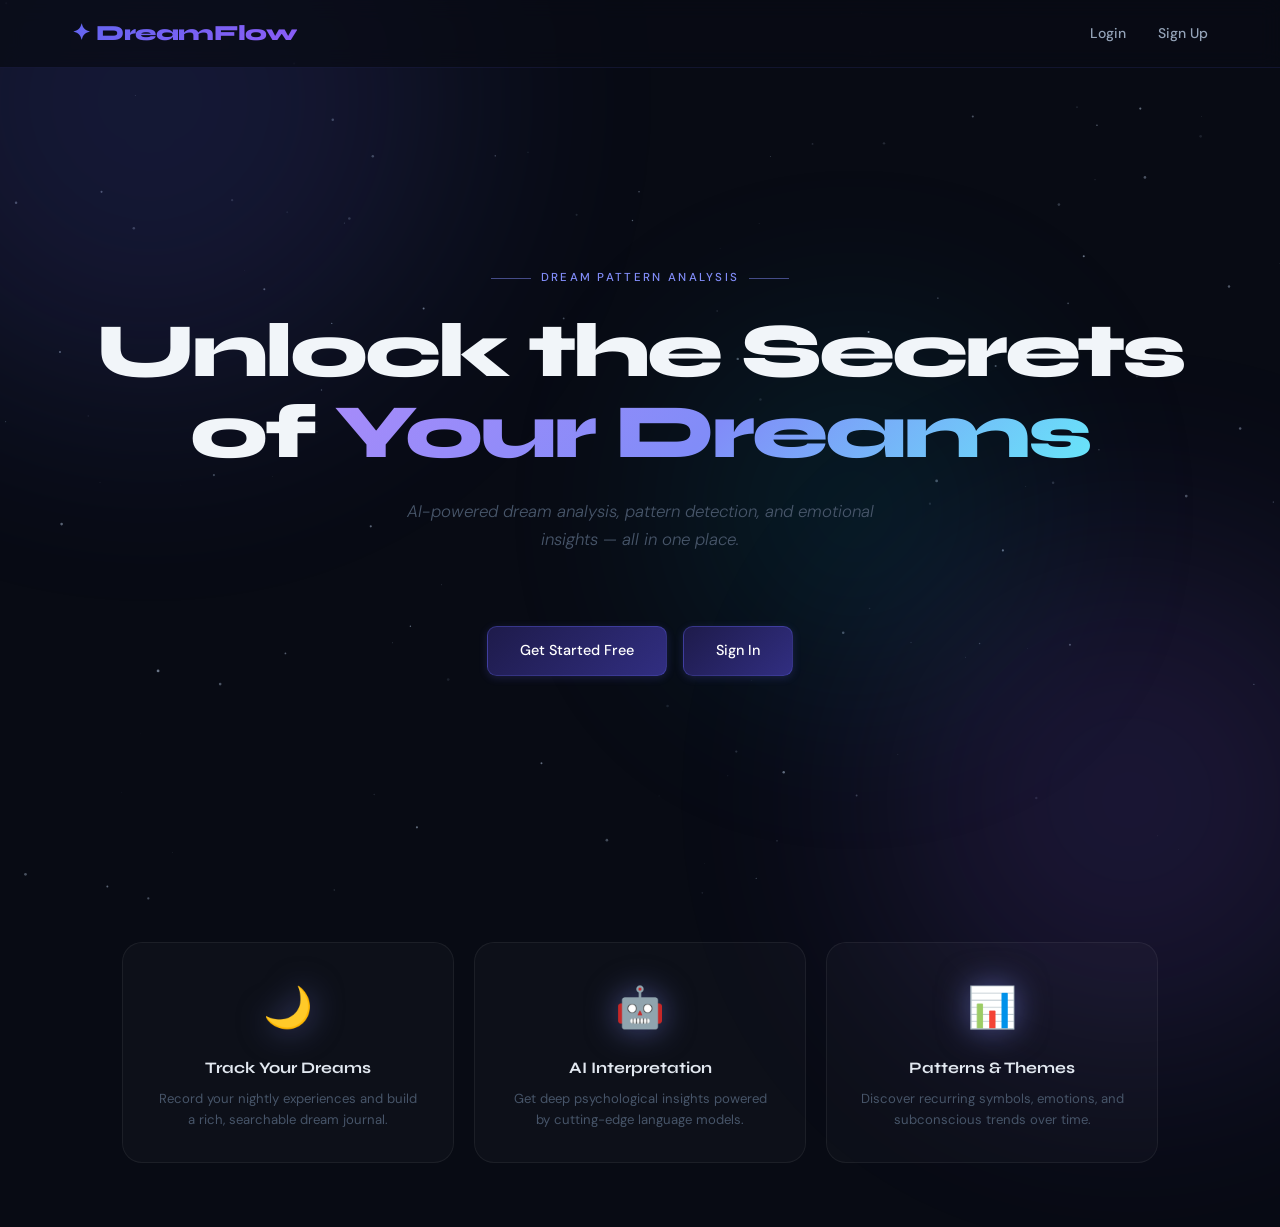
<file: templates/index.html>
<!DOCTYPE html>
<html lang="en">
<head>
    <meta charset="UTF-8">
    <meta name="viewport" content="width=device-width, initial-scale=1.0">
    <title>DreamFlow - Dream Pattern Analysis</title>
    <link rel="stylesheet" href="/static/css/style.css">
    <link href="https://fonts.googleapis.com/css2?family=Syne:wght@400;600;700;800&family=DM+Sans:ital,wght@0,300;0,400;0,500;1,300&display=swap" rel="stylesheet">
    <style>
        body { font-family: 'DM Sans', 'Segoe UI', sans-serif; background: #080b14; overflow-x: hidden; }
        #starfield { position: fixed; inset: 0; z-index: 0; pointer-events: none; }
        .orb { position: fixed; border-radius: 50%; filter: blur(120px); opacity: 0.15; pointer-events: none; z-index: 0; animation: drift 20s ease-in-out infinite alternate; }
        .orb-1 { width: 600px; height: 600px; background: #6366f1; top: -200px; left: -150px; }
        .orb-2 { width: 500px; height: 500px; background: #8b5cf6; bottom: -150px; right: -100px; animation-delay: -8s; }
        .orb-3 { width: 300px; height: 300px; background: #06b6d4; top: 40%; left: 55%; animation-delay: -4s; }
        @keyframes drift { from { transform: translate(0,0) scale(1); } to { transform: translate(40px,30px) scale(1.08); } }
        .navbar { background: rgba(8,11,20,0.75); border-bottom: 1px solid rgba(99,102,241,0.12); position: relative; z-index: 100; }
        .navbar-brand { font-family: 'Syne', 'Segoe UI', sans-serif; font-weight: 800; font-size: 1.35rem; letter-spacing: -0.02em; }
        .navbar-nav a { font-family: 'DM Sans', 'Segoe UI', sans-serif; font-size: 0.875rem; }
        .btn { font-family: 'DM Sans', 'Segoe UI', sans-serif; font-size: 0.82rem; font-weight: 500; border-radius: 0.6rem; }

        .hero-wrap {
            position: relative; z-index: 2;
            min-height: 90vh;
            display: flex; flex-direction: column; align-items: center; justify-content: center;
            text-align: center; padding: 4rem 2rem;
        }
        .eyebrow {
            font-size: 0.72rem; font-weight: 500; letter-spacing: 0.2em; text-transform: uppercase;
            color: #818cf8; margin-bottom: 1.5rem;
            display: flex; align-items: center; gap: 0.6rem; justify-content: center;
        }
        .eyebrow::before, .eyebrow::after { content: ''; display: block; width: 40px; height: 1px; background: #818cf8; opacity: 0.5; }
        .hero-wrap h1 {
            font-family: 'Syne', 'Segoe UI', sans-serif;
            font-size: clamp(2.5rem, 6vw, 5rem);
            font-weight: 800; letter-spacing: -0.04em; line-height: 1.05;
            color: #f1f5f9; margin-bottom: 1.5rem;
        }
        .hero-wrap h1 span {
            background: linear-gradient(135deg, #a78bfa, #818cf8, #67e8f9);
            -webkit-background-clip: text; -webkit-text-fill-color: transparent; background-clip: text;
        }
        .hero-wrap p { font-size: 1.05rem; color: #475569; max-width: 500px; line-height: 1.7; margin-bottom: 2.5rem; font-weight: 300; font-style: italic; }
        .hero-buttons { display: flex; gap: 1rem; justify-content: center; flex-wrap: wrap; }

        .features-section { position: relative; z-index: 2; padding: 4rem 2rem; max-width: 1100px; margin: 0 auto; }
        .features-grid { display: grid; grid-template-columns: repeat(3,1fr); gap: 1.25rem; }
        @media(max-width:768px){ .features-grid { grid-template-columns: 1fr; } }
        .feature-card {
            background: rgba(255,255,255,0.025); border: 1px solid rgba(255,255,255,0.06);
            border-radius: 1.25rem; padding: 2rem; text-align: center;
            transition: transform 0.3s, border-color 0.3s;
        }
        .feature-card:hover { transform: translateY(-4px); border-color: rgba(99,102,241,0.25); }
        .feature-icon { font-size: 2.5rem; margin-bottom: 1rem; display: block; filter: drop-shadow(0 0 16px rgba(129,140,248,0.5)); }
        .feature-card h3 { font-family: 'Syne', 'Segoe UI', sans-serif; font-weight: 700; font-size: 1rem; color: #e2e8f0; margin-bottom: 0.5rem; }
        .feature-card p { font-size: 0.82rem; color: #475569; line-height: 1.6; }
    </style>
</head>
<body>
    <canvas id="starfield"></canvas>
    <div class="orb orb-1"></div>
    <div class="orb orb-2"></div>
    <div class="orb orb-3"></div>

    <nav class="navbar">
        <div class="container">
            <div class="navbar-brand">✦ DreamFlow</div>
            <ul class="navbar-nav">
                <li><a href="/login">Login</a></li>
                <li><a href="/register">Sign Up</a></li>
            </ul>
        </div>
    </nav>

    <div class="hero-wrap">
        <div class="eyebrow">Dream Pattern Analysis</div>
        <h1>Unlock the Secrets<br>of <span>Your Dreams</span></h1>
        <p>AI-powered dream analysis, pattern detection, and emotional insights — all in one place.</p>
        <div class="hero-buttons">
            <a href="/register" class="btn btn-primary" style="padding:0.8rem 2rem; font-size:0.9rem;">Get Started Free</a>
            <a href="/login" class="btn btn-secondary" style="padding:0.8rem 2rem; font-size:0.9rem;">Sign In</a>
        </div>
    </div>

    <div class="features-section">
        <div class="features-grid">
            <div class="feature-card">
                <span class="feature-icon">🌙</span>
                <h3>Track Your Dreams</h3>
                <p>Record your nightly experiences and build a rich, searchable dream journal.</p>
            </div>
            <div class="feature-card">
                <span class="feature-icon">🤖</span>
                <h3>AI Interpretation</h3>
                <p>Get deep psychological insights powered by cutting-edge language models.</p>
            </div>
            <div class="feature-card">
                <span class="feature-icon">📊</span>
                <h3>Patterns & Themes</h3>
                <p>Discover recurring symbols, emotions, and subconscious trends over time.</p>
            </div>
        </div>
    </div>

    <script src="/static/js/app.js"></script>
    <script>
        (function(){
            const canvas = document.getElementById('starfield');
            const ctx = canvas.getContext('2d');
            let stars = [];
            function resize(){ canvas.width = window.innerWidth; canvas.height = window.innerHeight; }
            function init(){ resize(); stars = Array.from({length:120},()=>({x:Math.random()*canvas.width,y:Math.random()*canvas.height,r:Math.random()*1.2+0.2,o:Math.random()*0.6+0.1,s:Math.random()*0.003+0.001,d:Math.random()>0.5?1:-1})); }
            function draw(){ ctx.clearRect(0,0,canvas.width,canvas.height); stars.forEach(s=>{ s.o+=s.s*s.d; if(s.o>0.7||s.o<0.1)s.d*=-1; ctx.beginPath(); ctx.arc(s.x,s.y,s.r,0,Math.PI*2); ctx.fillStyle=`rgba(148,163,184,${s.o})`; ctx.fill(); }); requestAnimationFrame(draw); }
            window.addEventListener('resize',init); init(); draw();
        })();
    </script>
</body>
</html>
</file>
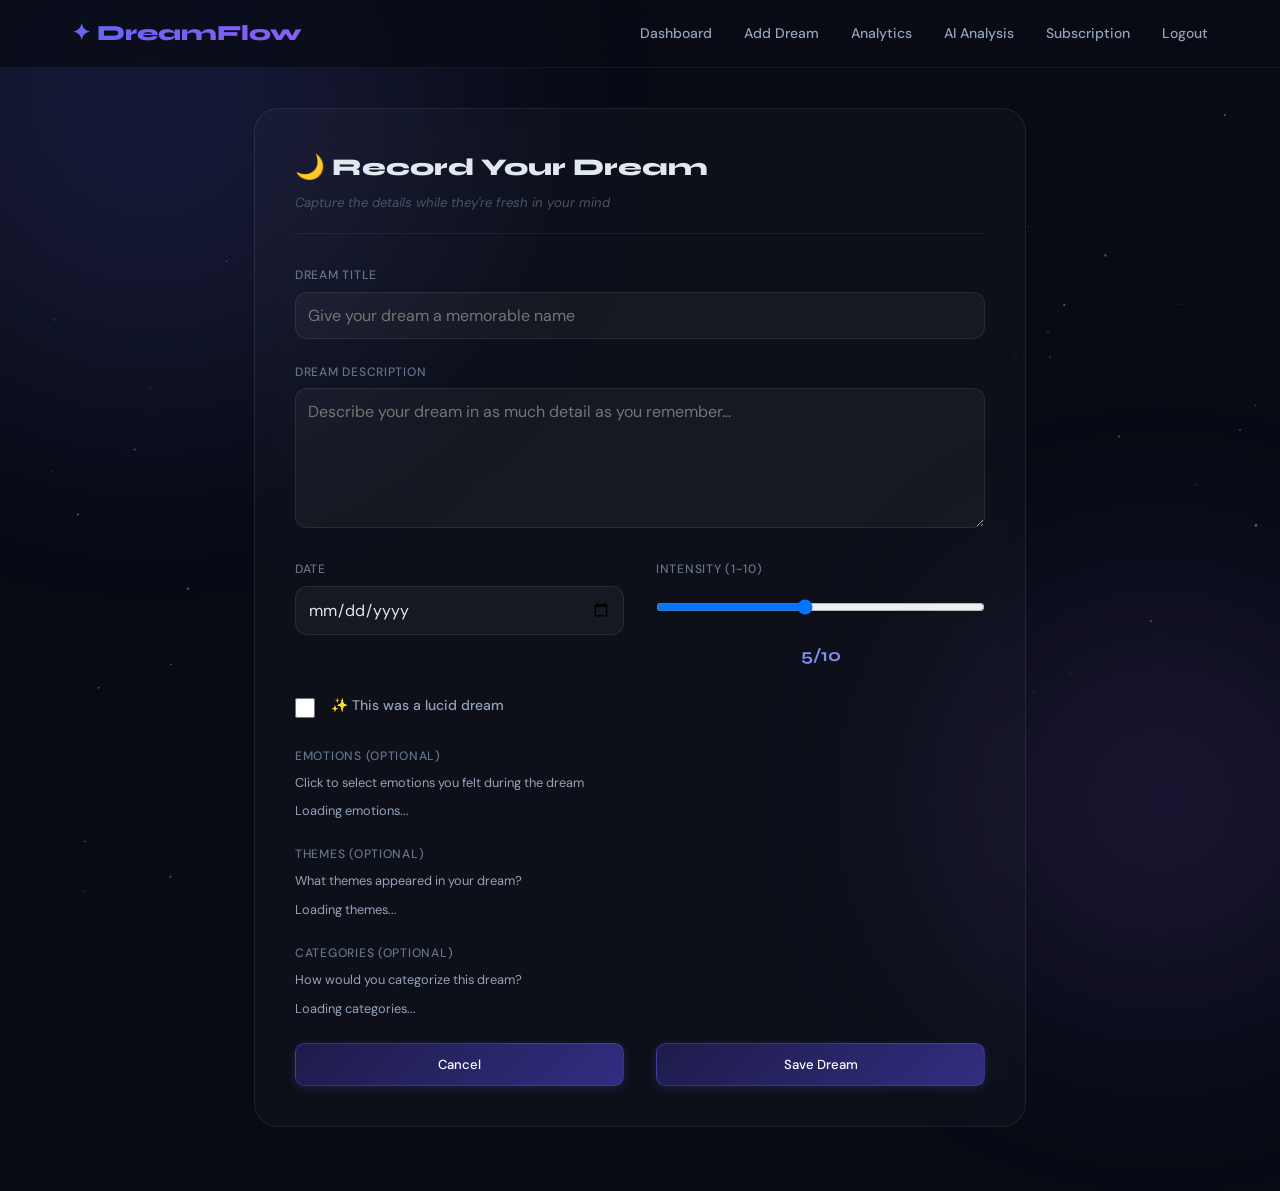
<file: templates/add_dream.html>
<!DOCTYPE html>
<html lang="en">
<head>
    <meta charset="UTF-8">
    <meta name="viewport" content="width=device-width, initial-scale=1.0">
    <title>Add Dream - DreamFlow</title>
    <link rel="stylesheet" href="/static/css/style.css">
    <link href="https://fonts.googleapis.com/css2?family=Syne:wght@400;600;700;800&family=DM+Sans:ital,wght@0,300;0,400;0,500;1,300&display=swap" rel="stylesheet">
    <style>
        body { font-family: 'DM Sans', sans-serif; background: #080b14; overflow-x: hidden; }
        #starfield { position: fixed; inset: 0; z-index: 0; pointer-events: none; }
        .orb { position: fixed; border-radius: 50%; filter: blur(120px); opacity: 0.15; pointer-events: none; z-index: 0; animation: drift 20s ease-in-out infinite alternate; }
        .orb-1 { width: 600px; height: 600px; background: #6366f1; top: -200px; left: -150px; }
        .orb-2 { width: 400px; height: 400px; background: #8b5cf6; bottom: -100px; right: -80px; animation-delay: -8s; }
        @keyframes drift { from { transform: translate(0,0); } to { transform: translate(30px,25px); } }
        .navbar { background: rgba(8,11,20,0.75); border-bottom: 1px solid rgba(99,102,241,0.12); position: relative; z-index: 100; }
        .navbar-brand { font-family: 'Syne', sans-serif; font-weight: 800; font-size: 1.35rem; }
        .navbar-nav a { font-family: 'DM Sans', sans-serif; font-size: 0.875rem; }
        .btn { font-family: 'DM Sans', sans-serif; font-size: 0.82rem; font-weight: 500; border-radius: 0.6rem; }

        .page-wrap { position: relative; z-index: 2; max-width: 820px; margin: 0 auto; padding: 2.5rem 1.5rem 4rem; }
        .dream-form-card {
            background: rgba(255,255,255,0.025); border: 1px solid rgba(255,255,255,0.07);
            border-radius: 1.5rem; padding: 2.5rem; backdrop-filter: blur(12px);
        }
        .form-card-header { margin-bottom: 2rem; padding-bottom: 1.25rem; border-bottom: 1px solid rgba(255,255,255,0.06); }
        .form-card-header h2 { font-family: 'Syne', sans-serif; font-size: 1.5rem; font-weight: 800; color: #e2e8f0; margin-bottom: 0.3rem; }
        .form-card-header p { font-size: 0.82rem; color: #475569; font-style: italic; }
        .form-label { font-size: 0.76rem; font-weight: 500; letter-spacing: 0.06em; text-transform: uppercase; color: #64748b; margin-bottom: 0.4rem; display: block; }
        .form-input, .form-textarea {
            background: rgba(255,255,255,0.04); border: 1px solid rgba(255,255,255,0.08);
            border-radius: 0.75rem; color: #e2e8f0; font-family: 'DM Sans', sans-serif;
            transition: border-color 0.2s;
        }
        .form-input:focus, .form-textarea:focus { border-color: rgba(99,102,241,0.45); outline: none; background: rgba(99,102,241,0.04); }
        .form-textarea { min-height: 140px; resize: vertical; }
        .form-check-input { accent-color: #818cf8; }
        .tag-container { display: flex; flex-wrap: wrap; gap: 0.5rem; margin-top: 0.5rem; }
        .intensity-display { text-align: center; font-family: 'Syne', sans-serif; font-weight: 700; font-size: 1.1rem; color: #818cf8; margin-top: 0.4rem; }
    </style>
</head>
<body>
    <canvas id="starfield"></canvas>
    <div class="orb orb-1"></div>
    <div class="orb orb-2"></div>

    <nav class="navbar">
        <div class="container">
            <div class="navbar-brand">✦ DreamFlow</div>
            <ul class="navbar-nav">
                <li><a href="/dashboard">Dashboard</a></li>
                <li><a href="/add-dream">Add Dream</a></li>
                <li><a href="/analytics">Analytics</a></li>
                <li><a href="/chat">AI Analysis</a></li>
                <li><a href="/subscription">Subscription</a></li>
                <li><a href="#" onclick="logout()">Logout</a></li>
            </ul>
        </div>
    </nav>

    <div class="page-wrap">
        <div class="dream-form-card">
            <div class="form-card-header">
                <h2>🌙 Record Your Dream</h2>
                <p>Capture the details while they're fresh in your mind</p>
            </div>

            <form id="addDreamForm">
                <div class="form-group">
                    <label for="dname" class="form-label">Dream Title</label>
                    <input type="text" id="dname" class="form-input" placeholder="Give your dream a memorable name" required>
                </div>

                <div class="form-group">
                    <label for="description" class="form-label">Dream Description</label>
                    <textarea id="description" class="form-textarea" placeholder="Describe your dream in as much detail as you remember..." required></textarea>
                </div>

                <div class="grid grid-2">
                    <div class="form-group">
                        <label for="dream_date" class="form-label">Date</label>
                        <input type="date" id="dream_date" class="form-input" required>
                    </div>
                    <div class="form-group">
                        <label for="intensity" class="form-label">Intensity (1-10)</label>
                        <input type="range" id="intensity" class="form-input" min="1" max="10" value="5"
                            oninput="document.getElementById('intensityValue').textContent = this.value">
                        <div class="intensity-display"><span id="intensityValue">5</span>/10</div>
                    </div>
                </div>

                <div class="form-group">
                    <div class="form-check">
                        <input type="checkbox" id="lucid" class="form-check-input">
                        <label for="lucid" class="form-label" style="display:inline; margin-left:0.5rem; text-transform:none; letter-spacing:0; font-size:0.875rem; color:#94a3b8;">✨ This was a lucid dream</label>
                    </div>
                </div>

                <div class="form-group">
                    <label class="form-label">Emotions (Optional)</label>
                    <p class="text-muted" style="font-size:0.8rem; margin-bottom:0.5rem;">Click to select emotions you felt during the dream</p>
                    <div id="emotionTags" class="tag-container"><p class="text-muted" style="font-size:0.8rem;">Loading emotions...</p></div>
                </div>

                <div class="form-group">
                    <label class="form-label">Themes (Optional)</label>
                    <p class="text-muted" style="font-size:0.8rem; margin-bottom:0.5rem;">What themes appeared in your dream?</p>
                    <div id="themeTags" class="tag-container"><p class="text-muted" style="font-size:0.8rem;">Loading themes...</p></div>
                </div>

                <div class="form-group">
                    <label class="form-label">Categories (Optional)</label>
                    <p class="text-muted" style="font-size:0.8rem; margin-bottom:0.5rem;">How would you categorize this dream?</p>
                    <div id="categoryTags" class="tag-container"><p class="text-muted" style="font-size:0.8rem;">Loading categories...</p></div>
                </div>

                <div class="grid grid-2" style="margin-top:1rem;">
                    <button type="button" class="btn btn-secondary" onclick="window.location.href='/dashboard'">Cancel</button>
                    <button type="submit" class="btn btn-primary">Save Dream</button>
                </div>
            </form>
        </div>
    </div>

    <script src="/static/js/app.js"></script>
    <script>
        (function(){
            const canvas = document.getElementById('starfield');
            const ctx = canvas.getContext('2d');
            let stars = [];
            function resize(){ canvas.width=window.innerWidth; canvas.height=window.innerHeight; }
            function init(){ resize(); stars=Array.from({length:100},()=>({x:Math.random()*canvas.width,y:Math.random()*canvas.height,r:Math.random()*1.2+0.2,o:Math.random()*0.5+0.1,s:Math.random()*0.003+0.001,d:Math.random()>0.5?1:-1})); }
            function draw(){ ctx.clearRect(0,0,canvas.width,canvas.height); stars.forEach(s=>{ s.o+=s.s*s.d; if(s.o>0.6||s.o<0.1)s.d*=-1; ctx.beginPath(); ctx.arc(s.x,s.y,s.r,0,Math.PI*2); ctx.fillStyle=`rgba(148,163,184,${s.o})`; ctx.fill(); }); requestAnimationFrame(draw); }
            window.addEventListener('resize',init); init(); draw();
        })();
    </script>
</body>
</html>
</file>
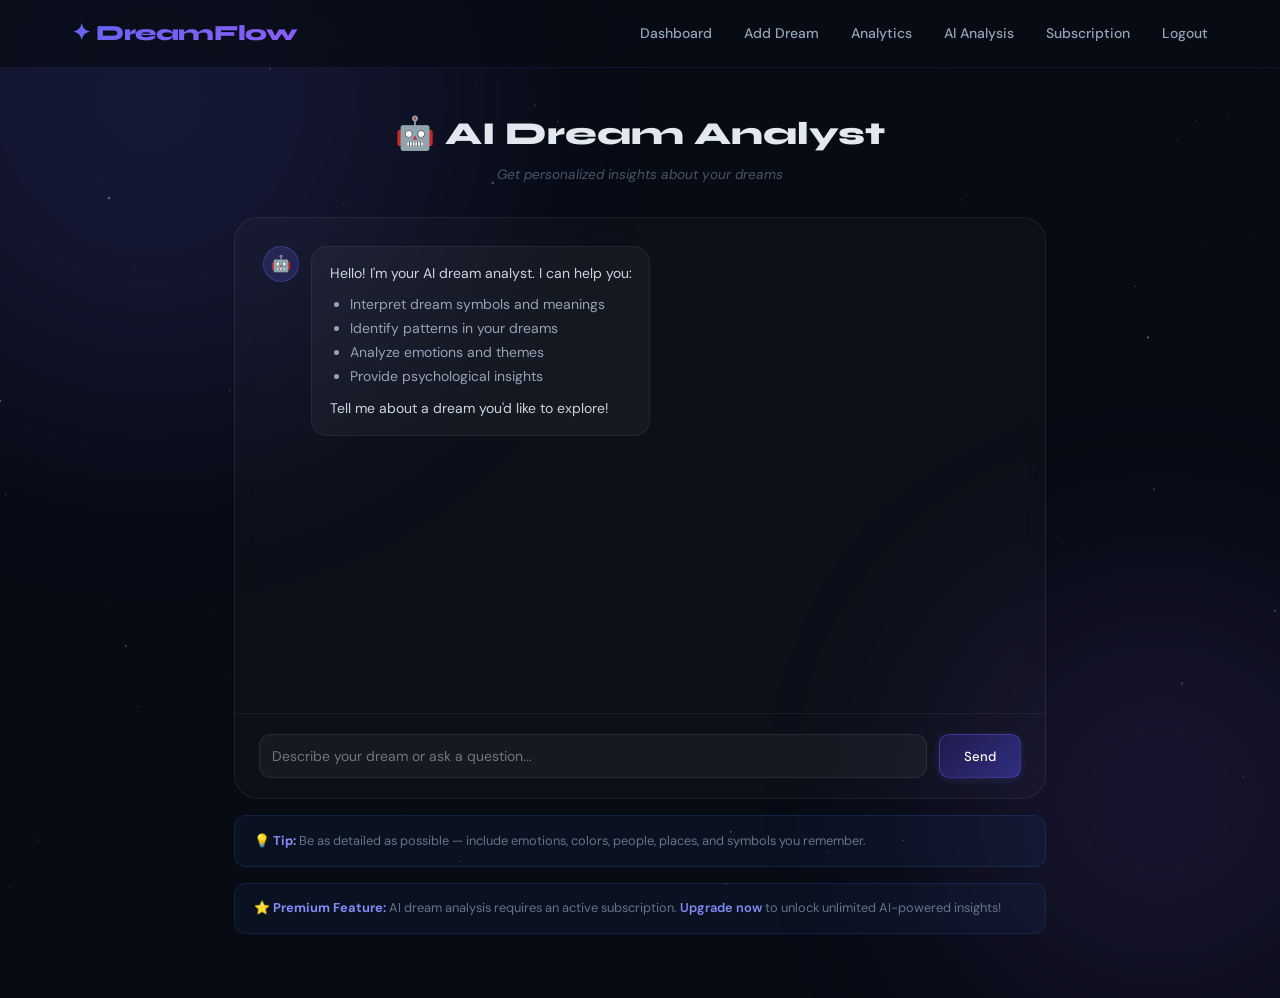
<file: templates/chat.html>
<!DOCTYPE html>
<html lang="en">
<head>
    <meta charset="UTF-8">
    <meta name="viewport" content="width=device-width, initial-scale=1.0">
    <title>AI Dream Analysis - DreamFlow</title>
    <link rel="stylesheet" href="/static/css/style.css">
    <link href="https://fonts.googleapis.com/css2?family=Syne:wght@400;600;700;800&family=DM+Sans:ital,wght@0,300;0,400;0,500;1,300&display=swap" rel="stylesheet">
    <style>
        body { font-family: 'DM Sans', sans-serif; background: #080b14; overflow-x: hidden; }
        #starfield { position: fixed; inset: 0; z-index: 0; pointer-events: none; }
        .orb { position: fixed; border-radius: 50%; filter: blur(120px); opacity: 0.15; pointer-events: none; z-index: 0; animation: drift 20s ease-in-out infinite alternate; }
        .orb-1 { width: 600px; height: 600px; background: #6366f1; top: -200px; left: -150px; }
        .orb-2 { width: 400px; height: 400px; background: #8b5cf6; bottom: -100px; right: -80px; animation-delay: -8s; }
        @keyframes drift { from { transform: translate(0,0); } to { transform: translate(30px,25px); } }
        .navbar { background: rgba(8,11,20,0.75); border-bottom: 1px solid rgba(99,102,241,0.12); position: relative; z-index: 100; }
        .navbar-brand { font-family: 'Syne', sans-serif; font-weight: 800; font-size: 1.35rem; letter-spacing: -0.02em; }
        .navbar-nav a { font-family: 'DM Sans', sans-serif; font-size: 0.875rem; }
        .btn { font-family: 'DM Sans', sans-serif; font-size: 0.82rem; font-weight: 500; border-radius: 0.6rem; }

        .chat-wrap { position: relative; z-index: 2; max-width: 860px; margin: 0 auto; padding: 2.5rem 1.5rem 4rem; }
        .chat-page-title { text-align: center; margin-bottom: 2rem; }
        .chat-page-title h1 { font-family: 'Syne', sans-serif; font-size: 2rem; font-weight: 800; color: #e2e8f0; margin-bottom: 0.3rem; }
        .chat-page-title p { font-size: 0.85rem; color: #475569; font-style: italic; }

        .chat-card {
            background: rgba(255,255,255,0.025); border: 1px solid rgba(255,255,255,0.07);
            border-radius: 1.5rem; overflow: hidden; backdrop-filter: blur(12px);
        }
        .chat-container { display: flex; flex-direction: column; height: 580px; }
        .chat-messages { flex: 1; overflow-y: auto; padding: 1.75rem; display: flex; flex-direction: column; gap: 1.25rem; }
        .chat-messages::-webkit-scrollbar { width: 4px; }
        .chat-messages::-webkit-scrollbar-track { background: transparent; }
        .chat-messages::-webkit-scrollbar-thumb { background: rgba(99,102,241,0.3); border-radius: 2px; }

        .message { display: flex; gap: 0.75rem; align-items: flex-start; }
        .message-user { flex-direction: row-reverse; }
        .message-avatar { width: 36px; height: 36px; border-radius: 50%; background: rgba(99,102,241,0.2); border: 1px solid rgba(99,102,241,0.3); display: flex; align-items: center; justify-content: center; font-size: 1rem; flex-shrink: 0; }
        .message-user .message-avatar { background: rgba(139,92,246,0.2); border-color: rgba(139,92,246,0.3); }
        .message-content { background: rgba(255,255,255,0.04); border: 1px solid rgba(255,255,255,0.06); padding: 0.9rem 1.1rem; border-radius: 1rem; max-width: 72%; font-size: 0.875rem; line-height: 1.7; color: #cbd5e1; }
        .message-user .message-content { background: rgba(99,102,241,0.15); border-color: rgba(99,102,241,0.2); color: #e2e8f0; }

        .chat-input-container { display: flex; gap: 0.75rem; padding: 1.25rem 1.5rem; border-top: 1px solid rgba(255,255,255,0.05); }
        .chat-input-container .form-input { margin: 0; background: rgba(255,255,255,0.04); border: 1px solid rgba(255,255,255,0.08); border-radius: 0.75rem; color: #e2e8f0; font-family: 'DM Sans', sans-serif; font-size: 0.875rem; }
        .chat-input-container .form-input:focus { border-color: rgba(99,102,241,0.4); outline: none; }

        .chat-tip {
            background: rgba(59,130,246,0.06); border: 1px solid rgba(59,130,246,0.15);
            border-radius: 0.75rem; padding: 0.9rem 1.2rem;
            font-size: 0.8rem; color: #64748b; line-height: 1.6; margin-top: 1rem;
        }
        .chat-tip strong { color: #818cf8; }
        .chat-tip a { color: #818cf8; font-weight: 600; text-decoration: none; }
    </style>
</head>
<body>
    <canvas id="starfield"></canvas>
    <div class="orb orb-1"></div>
    <div class="orb orb-2"></div>

    <nav class="navbar">
        <div class="container">
            <div class="navbar-brand">✦ DreamFlow</div>
            <ul class="navbar-nav">
                <li><a href="/dashboard">Dashboard</a></li>
                <li><a href="/add-dream">Add Dream</a></li>
                <li><a href="/analytics">Analytics</a></li>
                <li><a href="/chat">AI Analysis</a></li>
                <li><a href="/subscription">Subscription</a></li>
                <li><a href="#" onclick="logout()">Logout</a></li>
            </ul>
        </div>
    </nav>

    <div class="chat-wrap">
        <div class="chat-page-title">
            <h1>🤖 AI Dream Analyst</h1>
            <p>Get personalized insights about your dreams</p>
        </div>

        <div class="chat-card">
            <div class="chat-container">
                <div id="chatMessages" class="chat-messages">
                    <div class="message message-bot">
                        <div class="message-avatar">🤖</div>
                        <div class="message-content">
                            <p>Hello! I'm your AI dream analyst. I can help you:</p>
                            <ul style="margin-top:0.5rem; padding-left:1.25rem; color:#94a3b8;">
                                <li>Interpret dream symbols and meanings</li>
                                <li>Identify patterns in your dreams</li>
                                <li>Analyze emotions and themes</li>
                                <li>Provide psychological insights</li>
                            </ul>
                            <p style="margin-top:0.5rem;">Tell me about a dream you'd like to explore!</p>
                        </div>
                    </div>
                </div>
                <form id="chatForm" class="chat-input-container">
                    <input type="text" id="chatInput" class="form-input" placeholder="Describe your dream or ask a question..." required>
                    <button type="submit" class="btn btn-primary" style="white-space:nowrap;">Send</button>
                </form>
            </div>
        </div>

        <div class="chat-tip" style="margin-top:1rem;">
            <strong>💡 Tip:</strong> Be as detailed as possible — include emotions, colors, people, places, and symbols you remember.
        </div>
        <div class="chat-tip">
            <strong>⭐ Premium Feature:</strong> AI dream analysis requires an active subscription.
            <a href="/subscription">Upgrade now</a> to unlock unlimited AI-powered insights!
        </div>
    </div>

    <script src="/static/js/app.js"></script>
    <script>
        (function(){
            const canvas = document.getElementById('starfield');
            const ctx = canvas.getContext('2d');
            let stars = [];
            function resize(){ canvas.width=window.innerWidth; canvas.height=window.innerHeight; }
            function init(){ resize(); stars=Array.from({length:100},()=>({x:Math.random()*canvas.width,y:Math.random()*canvas.height,r:Math.random()*1.2+0.2,o:Math.random()*0.5+0.1,s:Math.random()*0.003+0.001,d:Math.random()>0.5?1:-1})); }
            function draw(){ ctx.clearRect(0,0,canvas.width,canvas.height); stars.forEach(s=>{ s.o+=s.s*s.d; if(s.o>0.6||s.o<0.1)s.d*=-1; ctx.beginPath(); ctx.arc(s.x,s.y,s.r,0,Math.PI*2); ctx.fillStyle=`rgba(148,163,184,${s.o})`; ctx.fill(); }); requestAnimationFrame(draw); }
            window.addEventListener('resize',init); init(); draw();
        })();
    </script>
</body>
</html>
</file>
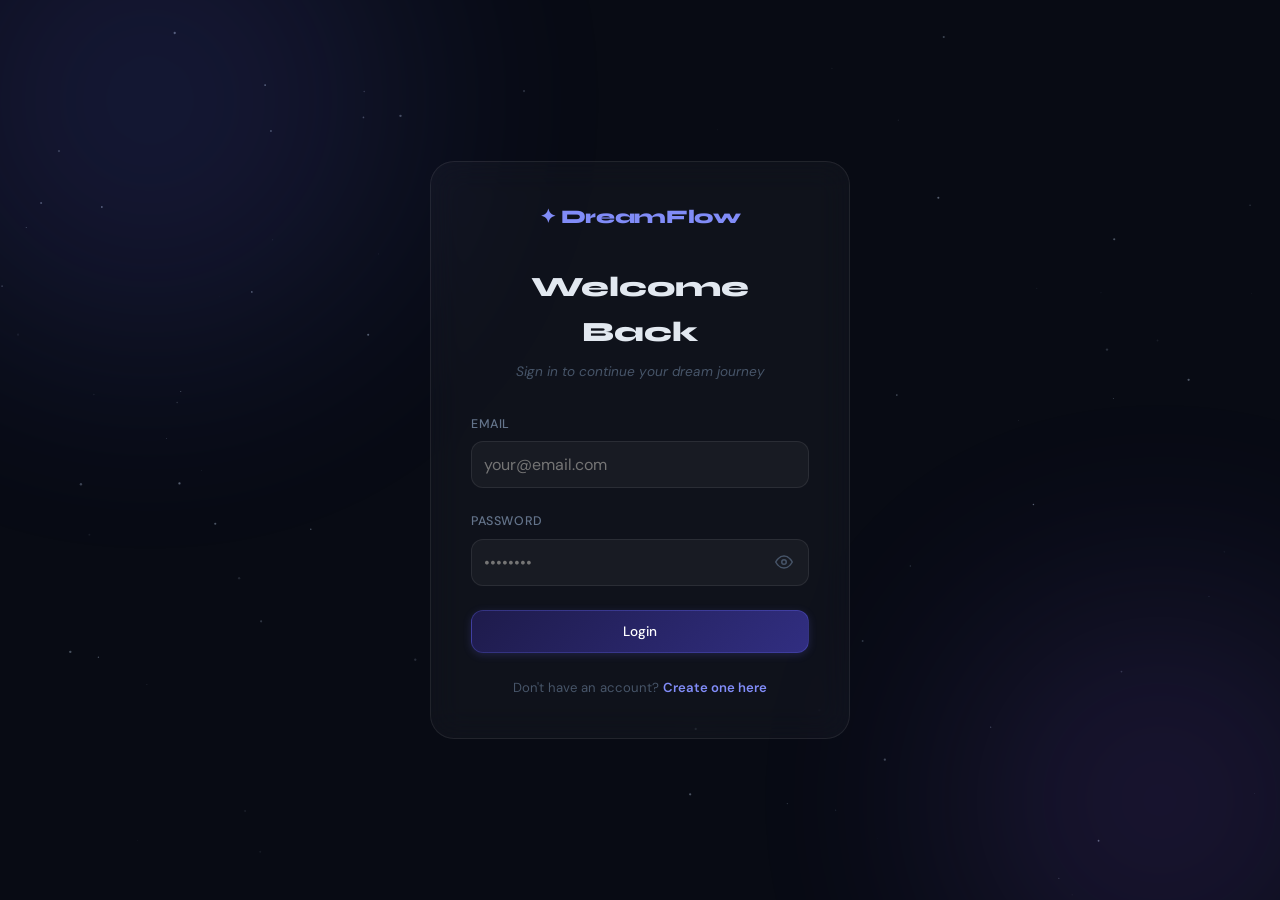
<file: templates/login.html>
<!DOCTYPE html>
<html lang="en">
<head>
    <meta charset="UTF-8">
    <meta name="viewport" content="width=device-width, initial-scale=1.0">
    <title>Login - DreamFlow</title>
    <link rel="stylesheet" href="/static/css/style.css">
    <link href="https://fonts.googleapis.com/css2?family=Syne:wght@400;600;700;800&family=DM+Sans:ital,wght@0,300;0,400;0,500;1,300&display=swap" rel="stylesheet">
    <style>
        body { font-family: 'DM Sans', 'Segoe UI', sans-serif; background: #080b14; overflow-x: hidden; }
        #starfield { position: fixed; inset: 0; z-index: 0; pointer-events: none; }
        .orb { position: fixed; border-radius: 50%; filter: blur(120px); opacity: 0.15; pointer-events: none; z-index: 0; animation: drift 20s ease-in-out infinite alternate; }
        .orb-1 { width: 500px; height: 500px; background: #6366f1; top: -150px; left: -100px; }
        .orb-2 { width: 400px; height: 400px; background: #8b5cf6; bottom: -100px; right: -80px; animation-delay: -8s; }
        @keyframes drift { from { transform: translate(0,0); } to { transform: translate(30px,25px); } }

        .auth-container { position: relative; z-index: 2; min-height: 100vh; display: flex; align-items: center; justify-content: center; padding: 2rem; }
        .auth-card { width: 100%; max-width: 420px; background: rgba(255,255,255,0.03); border: 1px solid rgba(255,255,255,0.08); border-radius: 1.5rem; padding: 2.5rem; backdrop-filter: blur(16px); }
        .auth-logo { font-family: 'Syne', 'Segoe UI', sans-serif; font-weight: 800; font-size: 1.2rem; color: #818cf8; text-align: center; margin-bottom: 2rem; letter-spacing: -0.02em; }
        .auth-header { text-align: center; margin-bottom: 2rem; }
        .auth-header h1 { font-family: 'Syne', 'Segoe UI', sans-serif; font-size: 1.75rem; font-weight: 800; color: #e2e8f0; margin-bottom: 0.4rem; }
        .auth-header p { font-size: 0.85rem; color: #475569; font-style: italic; }
        .form-label { font-size: 0.78rem; font-weight: 500; letter-spacing: 0.05em; text-transform: uppercase; color: #64748b; margin-bottom: 0.4rem; display: block; }
        .form-input { background: rgba(255,255,255,0.04); border: 1px solid rgba(255,255,255,0.08); border-radius: 0.75rem; color: #e2e8f0; font-family: 'DM Sans', 'Segoe UI', sans-serif; transition: border-color 0.2s; }
        .form-input:focus { border-color: rgba(99,102,241,0.5); outline: none; background: rgba(99,102,241,0.05); }
        .btn { font-family: 'DM Sans', 'Segoe UI', sans-serif; font-size: 0.85rem; font-weight: 500; border-radius: 0.75rem; }
        .auth-footer { text-align: center; margin-top: 1.5rem; font-size: 0.82rem; color: #475569; }
        .auth-footer a { color: #818cf8; text-decoration: none; font-weight: 600; }
        .auth-footer a:hover { color: #a78bfa; }
        .password-input-wrapper { position: relative; }
        .password-toggle-btn { position: absolute; right: 0.75rem; top: 50%; transform: translateY(-50%); background: none; border: none; cursor: pointer; color: #475569; padding: 0.25rem; transition: color 0.2s; }
        .password-toggle-btn:hover { color: #818cf8; }
        .eye-icon { width: 18px; height: 18px; }
    </style>
</head>
<body>
    <canvas id="starfield"></canvas>
    <div class="orb orb-1"></div>
    <div class="orb orb-2"></div>

    <div class="auth-container">
        <div class="auth-card">
            <div class="auth-logo">✦ DreamFlow</div>
            <div class="auth-header">
                <h1>Welcome Back</h1>
                <p>Sign in to continue your dream journey</p>
            </div>

            <form id="loginForm">
                <div class="form-group">
                    <label for="email" class="form-label">Email</label>
                    <input type="email" id="email" class="form-input" placeholder="your@email.com" required>
                </div>
                <div class="form-group">
                    <label for="password" class="form-label">Password</label>
                    <div class="password-input-wrapper">
                        <input type="password" id="password" class="form-input password-input" placeholder="••••••••" required>
                        <button type="button" class="password-toggle-btn" id="togglePassword" aria-label="Toggle password visibility">
                            <svg class="eye-icon" id="eyeOpen" viewBox="0 0 24 24" fill="none" xmlns="http://www.w3.org/2000/svg">
                                <path d="M1 12C1 12 5 4 12 4C19 4 23 12 23 12C23 12 19 20 12 20C5 20 1 12 1 12Z" stroke="currentColor" stroke-width="2" stroke-linecap="round" stroke-linejoin="round"/>
                                <circle cx="12" cy="12" r="3" stroke="currentColor" stroke-width="2"/>
                            </svg>
                            <svg class="eye-icon" id="eyeClosed" viewBox="0 0 24 24" fill="none" xmlns="http://www.w3.org/2000/svg" style="display:none;">
                                <path d="M17.94 17.94C16.2306 19.243 14.1491 20 12 20C5 20 1 12 1 12C2.24389 9.68192 3.96914 7.65663 6.06 6.06M9.9 4.24C10.5883 4.0789 11.2931 3.99834 12 4C19 4 23 12 23 12C22.393 13.1356 21.6691 14.2048 20.84 15.19M14.12 14.12C13.8454 14.4147 13.5141 14.6512 13.1462 14.8151C12.7782 14.9791 12.3809 15.0673 11.9781 15.0744C11.5753 15.0815 11.1752 15.0074 10.8016 14.8565C10.4281 14.7056 10.0887 14.4811 9.80385 14.1962C9.51897 13.9113 9.29439 13.572 9.14351 13.1984C8.99262 12.8249 8.91853 12.4247 8.92563 12.0219C8.93274 11.6191 9.02091 11.2219 9.18488 10.8539C9.34884 10.4859 9.58525 10.1547 9.88 9.88" stroke="currentColor" stroke-width="2" stroke-linecap="round" stroke-linejoin="round"/>
                                <line x1="1" y1="1" x2="23" y2="23" stroke="currentColor" stroke-width="2" stroke-linecap="round" stroke-linejoin="round"/>
                            </svg>
                        </button>
                    </div>
                </div>
                <button type="submit" class="btn btn-primary btn-block" style="margin-top:0.5rem;">Login</button>
            </form>

            <div class="auth-footer">
                Don't have an account? <a href="/register">Create one here</a>
            </div>
        </div>
    </div>

    <script src="/static/js/app.js"></script>
    <script>
        (function(){
            const canvas = document.getElementById('starfield');
            const ctx = canvas.getContext('2d');
            let stars = [];
            function resize(){ canvas.width=window.innerWidth; canvas.height=window.innerHeight; }
            function init(){ resize(); stars=Array.from({length:80},()=>({x:Math.random()*canvas.width,y:Math.random()*canvas.height,r:Math.random()*1+0.2,o:Math.random()*0.5+0.1,s:Math.random()*0.003+0.001,d:Math.random()>0.5?1:-1})); }
            function draw(){ ctx.clearRect(0,0,canvas.width,canvas.height); stars.forEach(s=>{ s.o+=s.s*s.d; if(s.o>0.6||s.o<0.1)s.d*=-1; ctx.beginPath(); ctx.arc(s.x,s.y,s.r,0,Math.PI*2); ctx.fillStyle=`rgba(148,163,184,${s.o})`; ctx.fill(); }); requestAnimationFrame(draw); }
            window.addEventListener('resize',init); init(); draw();

            const toggle = document.getElementById('togglePassword');
            const pw = document.getElementById('password');
            const eyeOpen = document.getElementById('eyeOpen');
            const eyeClosed = document.getElementById('eyeClosed');
            toggle.addEventListener('click', function(e){
                e.preventDefault();
                if(pw.type==='password'){ pw.type='text'; eyeOpen.style.display='none'; eyeClosed.style.display='block'; }
                else { pw.type='password'; eyeOpen.style.display='block'; eyeClosed.style.display='none'; }
            });
        })();
    </script>
</body>
</html>
</file>
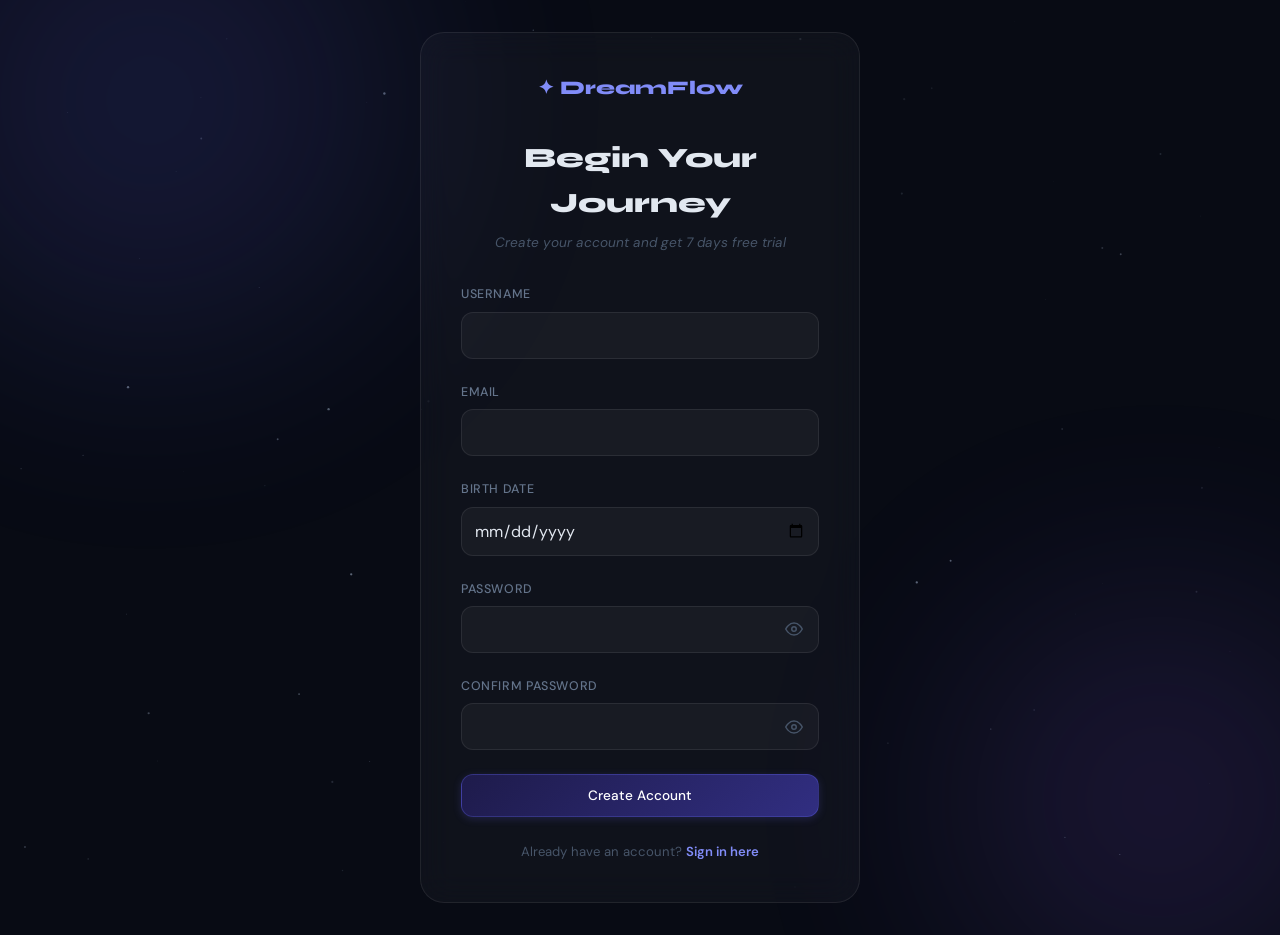
<file: templates/register.html>
<!DOCTYPE html>
<html lang="en">
<head>
    <meta charset="UTF-8">
    <meta name="viewport" content="width=device-width, initial-scale=1.0">
    <title>Register - DreamFlow</title>
    <link rel="stylesheet" href="/static/css/style.css">
    <link href="https://fonts.googleapis.com/css2?family=Syne:wght@400;600;700;800&family=DM+Sans:ital,wght@0,300;0,400;0,500;1,300&display=swap" rel="stylesheet">
    <style>
        body { font-family: 'DM Sans', sans-serif; background: #080b14; overflow-x: hidden; }
        #starfield { position: fixed; inset: 0; z-index: 0; pointer-events: none; }
        .orb { position: fixed; border-radius: 50%; filter: blur(120px); opacity: 0.15; pointer-events: none; z-index: 0; animation: drift 20s ease-in-out infinite alternate; }
        .orb-1 { width: 500px; height: 500px; background: #6366f1; top: -150px; left: -100px; }
        .orb-2 { width: 400px; height: 400px; background: #8b5cf6; bottom: -100px; right: -80px; animation-delay: -8s; }
        @keyframes drift { from { transform: translate(0,0); } to { transform: translate(30px,25px); } }
        .auth-container { position: relative; z-index: 2; min-height: 100vh; display: flex; align-items: center; justify-content: center; padding: 2rem; }
        .auth-card { width: 100%; max-width: 440px; background: rgba(255,255,255,0.03); border: 1px solid rgba(255,255,255,0.08); border-radius: 1.5rem; padding: 2.5rem; backdrop-filter: blur(16px); }
        .auth-logo { font-family: 'Syne', sans-serif; font-weight: 800; font-size: 1.2rem; color: #818cf8; text-align: center; margin-bottom: 2rem; }
        .auth-header { text-align: center; margin-bottom: 2rem; }
        .auth-header h1 { font-family: 'Syne', sans-serif; font-size: 1.75rem; font-weight: 800; color: #e2e8f0; margin-bottom: 0.4rem; }
        .auth-header p { font-size: 0.85rem; color: #475569; font-style: italic; }
        .form-label { font-size: 0.78rem; font-weight: 500; letter-spacing: 0.05em; text-transform: uppercase; color: #64748b; margin-bottom: 0.4rem; display: block; }
        .form-input { background: rgba(255,255,255,0.04); border: 1px solid rgba(255,255,255,0.08); border-radius: 0.75rem; color: #e2e8f0; font-family: 'DM Sans', sans-serif; transition: border-color 0.2s; }
        .form-input:focus { border-color: rgba(99,102,241,0.5); outline: none; background: rgba(99,102,241,0.05); }
        .btn { font-family: 'DM Sans', sans-serif; font-size: 0.85rem; font-weight: 500; border-radius: 0.75rem; }
        .auth-footer { text-align: center; margin-top: 1.5rem; font-size: 0.82rem; color: #475569; }
        .auth-footer a { color: #818cf8; text-decoration: none; font-weight: 600; }
        .password-input-wrapper { position: relative; }
        .password-toggle-btn { position: absolute; right: 0.75rem; top: 50%; transform: translateY(-50%); background: none; border: none; cursor: pointer; color: #475569; padding: 0.25rem; transition: color 0.2s; }
        .password-toggle-btn:hover { color: #818cf8; }
        .eye-icon { width: 18px; height: 18px; }
    </style>
</head>
<body>
    <canvas id="starfield"></canvas>
    <div class="orb orb-1"></div>
    <div class="orb orb-2"></div>

    <div class="auth-container">
        <div class="auth-card">
            <div class="auth-logo">✦ DreamFlow</div>
            <div class="auth-header">
                <h1>Begin Your Journey</h1>
                <p>Create your account and get 7 days free trial</p>
            </div>

            <form id="registerForm">
                <div class="form-group">
                    <label for="username" class="form-label">Username</label>
                    <input type="text" id="username" class="form-input" required>
                </div>
                <div class="form-group">
                    <label for="email" class="form-label">Email</label>
                    <input type="email" id="email" class="form-input" required>
                </div>
                <div class="form-group">
                    <label for="birthdate" class="form-label">Birth Date</label>
                    <input type="date" id="birthdate" class="form-input" required>
                </div>
                <div class="form-group">
                    <label for="password" class="form-label">Password</label>
                    <div class="password-input-wrapper">
                        <input type="password" id="password" class="form-input password-input" minlength="6" required>
                        <button type="button" class="password-toggle-btn" id="togglePassword" aria-label="Toggle password visibility">
                            <svg class="eye-icon eye-open" viewBox="0 0 24 24" fill="none"><path d="M1 12C1 12 5 4 12 4C19 4 23 12 23 12C23 12 19 20 12 20C5 20 1 12 1 12Z" stroke="currentColor" stroke-width="2" stroke-linecap="round" stroke-linejoin="round"/><circle cx="12" cy="12" r="3" stroke="currentColor" stroke-width="2"/></svg>
                            <svg class="eye-icon eye-closed" viewBox="0 0 24 24" fill="none" style="display:none;"><path d="M17.94 17.94C16.2306 19.243 14.1491 20 12 20C5 20 1 12 1 12C2.24389 9.68192 3.96914 7.65663 6.06 6.06M9.9 4.24C10.5883 4.0789 11.2931 3.99834 12 4C19 4 23 12 23 12C22.393 13.1356 21.6691 14.2048 20.84 15.19" stroke="currentColor" stroke-width="2" stroke-linecap="round"/><line x1="1" y1="1" x2="23" y2="23" stroke="currentColor" stroke-width="2" stroke-linecap="round"/></svg>
                        </button>
                    </div>
                </div>
                <div class="form-group">
                    <label for="confirmPassword" class="form-label">Confirm Password</label>
                    <div class="password-input-wrapper">
                        <input type="password" id="confirmPassword" class="form-input password-input" minlength="6" required>
                        <button type="button" class="password-toggle-btn" id="toggleConfirmPassword" aria-label="Toggle password visibility">
                            <svg class="eye-icon eye-open" viewBox="0 0 24 24" fill="none"><path d="M1 12C1 12 5 4 12 4C19 4 23 12 23 12C23 12 19 20 12 20C5 20 1 12 1 12Z" stroke="currentColor" stroke-width="2" stroke-linecap="round" stroke-linejoin="round"/><circle cx="12" cy="12" r="3" stroke="currentColor" stroke-width="2"/></svg>
                            <svg class="eye-icon eye-closed" viewBox="0 0 24 24" fill="none" style="display:none;"><path d="M17.94 17.94C16.2306 19.243 14.1491 20 12 20C5 20 1 12 1 12C2.24389 9.68192 3.96914 7.65663 6.06 6.06M9.9 4.24C10.5883 4.0789 11.2931 3.99834 12 4C19 4 23 12 23 12C22.393 13.1356 21.6691 14.2048 20.84 15.19" stroke="currentColor" stroke-width="2" stroke-linecap="round"/><line x1="1" y1="1" x2="23" y2="23" stroke="currentColor" stroke-width="2" stroke-linecap="round"/></svg>
                        </button>
                    </div>
                </div>
                <button type="submit" class="btn btn-primary btn-block" style="margin-top:0.5rem;">Create Account</button>
            </form>

            <div class="auth-footer">
                Already have an account? <a href="/login">Sign in here</a>
            </div>
        </div>
    </div>

    <script src="/static/js/app.js"></script>
    <script>
        (function(){
            const canvas = document.getElementById('starfield');
            const ctx = canvas.getContext('2d');
            let stars = [];
            function resize(){ canvas.width=window.innerWidth; canvas.height=window.innerHeight; }
            function init(){ resize(); stars=Array.from({length:80},()=>({x:Math.random()*canvas.width,y:Math.random()*canvas.height,r:Math.random()*1+0.2,o:Math.random()*0.5+0.1,s:Math.random()*0.003+0.001,d:Math.random()>0.5?1:-1})); }
            function draw(){ ctx.clearRect(0,0,canvas.width,canvas.height); stars.forEach(s=>{ s.o+=s.s*s.d; if(s.o>0.6||s.o<0.1)s.d*=-1; ctx.beginPath(); ctx.arc(s.x,s.y,s.r,0,Math.PI*2); ctx.fillStyle=`rgba(148,163,184,${s.o})`; ctx.fill(); }); requestAnimationFrame(draw); }
            window.addEventListener('resize',init); init(); draw();

            function setupToggle(btnId, inputId){
                const btn = document.getElementById(btnId);
                const input = document.getElementById(inputId);
                btn.addEventListener('click', function(e){
                    e.preventDefault();
                    const open = this.querySelector('.eye-open');
                    const closed = this.querySelector('.eye-closed');
                    if(input.type==='password'){ input.type='text'; open.style.display='none'; closed.style.display='block'; }
                    else { input.type='password'; open.style.display='block'; closed.style.display='none'; }
                });
            }
            setupToggle('togglePassword','password');
            setupToggle('toggleConfirmPassword','confirmPassword');
        })();

        document.getElementById('registerForm').addEventListener('submit', async function(e){
            e.preventDefault();
            const username = document.getElementById('username').value;
            const email = document.getElementById('email').value;
            const password = document.getElementById('password').value;
            const confirmPassword = document.getElementById('confirmPassword').value;
            const birthdate = document.getElementById('birthdate').value;
            if(password !== confirmPassword){ alert('Passwords do not match!'); return; }
            const submitBtn = this.querySelector('button[type="submit"]');
            submitBtn.disabled = true;
            submitBtn.textContent = 'Creating Account...';
            try {
                const response = await fetch(`${API_BASE}/register`, { method:'POST', headers:{'Content-Type':'application/json'}, body:JSON.stringify({username,email,password,birthdate}) });
                const data = await response.json();
                if(response.ok){
                    alert('Account created successfully! Logging you in...');
                    if(data.user){ localStorage.setItem('user', JSON.stringify(data.user)); window.location.href='/dashboard'; }
                    else { window.location.href='/login'; }
                } else {
                    alert(data.error || 'Registration failed');
                    submitBtn.disabled = false;
                    submitBtn.textContent = 'Create Account';
                }
            } catch(error){
                console.error('Registration error:', error);
                alert('Network error. Please try again.');
                submitBtn.disabled = false;
                submitBtn.textContent = 'Create Account';
            }
        });
    </script>
</body>
</html>
</file>
<file: static/css/style.css>
:root {
    --primary: #6366f1;
    --primary-dark: #4f46e5;
    --secondary: #8b5cf6;
    --success: #10b981;
    --danger: #ef4444;
    --warning: #f59e0b;
    --info: #3b82f6;
    
    --bg-main: #0f172a;
    --bg-card: #1e293b;
    --bg-darker: #0a0f1e;
    --bg-hover: #2d3748;
    
    --text-main: #f1f5f9;
    --text-muted: #94a3b8;
    --border: #334155;
    
    --shadow: 0 4px 6px -1px rgba(0, 0, 0, 0.3);
    --shadow-lg: 0 10px 15px -3px rgba(0, 0, 0, 0.5);
}

* {
    margin: 0;
    padding: 0;
    box-sizing: border-box;
}

body {
    font-family: 'Segoe UI', system-ui, -apple-system, sans-serif;
    background: linear-gradient(135deg, var(--bg-main) 0%, var(--bg-darker) 100%);
    color: var(--text-main);
    min-height: 100vh;
    line-height: 1.6;
    position: relative;
    overflow-x: hidden;
}

/* Ensure content stays above light effects */
.container, .navbar, .card, .dashboard-header, .pricing-card {
    position: relative;
    z-index: 2;
}

.container {
    max-width: 1200px;
    margin: 0 auto;
    padding: 0 2rem;
}

/* ========================================
   NAVBAR
======================================== */
.navbar {
    background: rgba(30, 41, 59, 0.8);
    backdrop-filter: blur(10px);
    border-bottom: 1px solid var(--border);
    padding: 1rem 0;
    position: sticky;
    top: 0;
    z-index: 100;
}

.navbar .container {
    display: flex;
    justify-content: space-between;
    align-items: center;
}

.navbar-brand {
    font-size: 1.5rem;
    font-weight: 700;
    background: linear-gradient(135deg, var(--primary), var(--secondary));
    -webkit-background-clip: text;
    -webkit-text-fill-color: transparent;
    background-clip: text;
}

.navbar-nav {
    display: flex;
    list-style: none;
    gap: 2rem;
}

.navbar-nav a {
    color: var(--text-muted);
    text-decoration: none;
    font-weight: 500;
    transition: color 0.3s;
}

.navbar-nav a:hover {
    color: var(--primary);
}

/* ========================================
   HERO SECTION
======================================== */
.hero {
    text-align: center;
    padding: 6rem 2rem;
    background: linear-gradient(135deg, rgba(99, 102, 241, 0.1), rgba(139, 92, 246, 0.1));
    border-radius: 1rem;
    margin: 2rem auto;
    max-width: 1200px;
}

.hero h1 {
    font-size: 3rem;
    margin-bottom: 1rem;
    background: linear-gradient(135deg, var(--primary), var(--secondary));
    -webkit-background-clip: text;
    -webkit-text-fill-color: transparent;
    background-clip: text;
}

.hero-buttons {
    display: flex;
    gap: 1rem;
    justify-content: center;
    margin-top: 2rem;
}

/* ========================================
   CARDS
======================================== */
.card {
    background: linear-gradient(145deg, rgba(30, 41, 59, 0.95), rgba(51, 65, 85, 0.95));
    border-radius: 1rem;
    padding: 2rem;
    box-shadow: 
        0 4px 20px rgba(0, 0, 0, 0.4),
        inset 0 1px 0 rgba(255, 255, 255, 0.1),
        0 1px 0 rgba(255, 255, 255, 0.05);
    border: 1px solid rgba(99, 102, 241, 0.15);
    margin-bottom: 2rem;
    backdrop-filter: blur(8px);
    position: relative;
    transition: all 0.3s ease;
}

.card::before {
    content: '';
    position: absolute;
    top: 0;
    left: 0;
    right: 0;
    height: 1px;
    background: linear-gradient(90deg, 
        transparent, 
        rgba(99, 102, 241, 0.3), 
        transparent
    );
    opacity: 0.6;
}

.card:hover {
    transform: translateY(-2px);
    box-shadow: 
        0 8px 32px rgba(0, 0, 0, 0.5),
        inset 0 1px 0 rgba(255, 255, 255, 0.15),
        0 1px 0 rgba(255, 255, 255, 0.08);
    border-color: rgba(99, 102, 241, 0.25);
}

.card-header {
    margin-bottom: 1.5rem;
    padding-bottom: 1rem;
    border-bottom: 1px solid rgba(99, 102, 241, 0.1);
}

.card-title {
    font-size: 1.5rem;
    margin-bottom: 0.5rem;
    background: linear-gradient(135deg, #e9d5ff, #d8b4fe, #c084fc);
    -webkit-background-clip: text;
    -webkit-text-fill-color: transparent;
    background-clip: text;
    font-weight: 600;
}

.card-subtitle {
    color: #d8b4fe;
    font-size: 0.875rem;
    font-weight: 500;
}

/* ========================================
   BUTTONS
======================================== */
.btn {
    padding: 0.75rem 1.5rem;
    border: 1px solid rgba(99, 102, 241, 0.3);
    border-radius: 0.5rem;
    background: linear-gradient(135deg, #1e1b4b, #312e81);
    color: white;
    text-decoration: none;
    display: inline-block;
    cursor: pointer;
    transition: all 0.3s ease;
    font-size: 0.9rem;
    font-weight: 500;
    box-shadow: 0 2px 8px rgba(99, 102, 241, 0.2);
}

.btn:hover {
    background: linear-gradient(135deg, #312e81, #4c1d95);
    border-color: rgba(99, 102, 241, 0.5);
    transform: translateY(-1px);
    box-shadow: 0 4px 12px rgba(99, 102, 241, 0.3);
}

.btn-primary {
    background: linear-gradient(135deg, #1e1b4b, #312e81);
    border-color: rgba(99, 102, 241, 0.3);
    color: white;
}

.btn-primary:hover {
    background: linear-gradient(135deg, #312e81, #4c1d95);
    border-color: rgba(99, 102, 241, 0.5);
}

.btn-secondary {
    background: linear-gradient(135deg, #1e1b4b, #312e81);
    border-color: rgba(99, 102, 241, 0.3);
    color: white;
}

.btn-secondary:hover {
    background: linear-gradient(135deg, #312e81, #4c1d95);
    border-color: rgba(99, 102, 241, 0.5);
}

.btn-danger {
    background: var(--danger);
    color: white;
}

.btn-danger:hover {
    background: #dc2626;
}

.btn-block {
    width: 100%;
    display: block;
}

.btn:disabled {
    opacity: 0.5;
    cursor: not-allowed;
}

/* ========================================
   FORMS
======================================== */
.form-group {
    margin-bottom: 1.5rem;
}

.form-label {
    display: block;
    margin-bottom: 0.5rem;
    font-weight: 500;
    color: var(--text-main);
}

.form-input,
.form-textarea {
    width: 100%;
    padding: 0.75rem;
    background: var(--bg-darker);
    border: 1px solid var(--border);
    border-radius: 0.5rem;
    color: var(--text-main);
    font-size: 1rem;
    transition: border-color 0.3s;
}

.form-input:focus,
.form-textarea:focus {
    outline: none;
    border-color: var(--primary);
}

.form-textarea {
    min-height: 150px;
    resize: vertical;
}

.form-check {
    display: flex;
    align-items: center;
    gap: 0.5rem;
}

.form-check-input {
    width: 1.25rem;
    height: 1.25rem;
    cursor: pointer;
}

/* ========================================
   AUTH PAGES
======================================== */
.auth-container {
    display: flex;
    justify-content: center;
    align-items: center;
    min-height: 100vh;
    padding: 2rem;
}

.auth-card {
    width: 100%;
    max-width: 450px;
}

.auth-header {
    text-align: center;
    margin-bottom: 2rem;
}

.auth-header h1 {
    font-size: 2rem;
    margin-bottom: 0.5rem;
}

.auth-footer {
    text-align: center;
    margin-top: 1.5rem;
    color: var(--text-muted);
}

.auth-footer a {
    color: var(--primary);
    text-decoration: none;
    font-weight: 600;
}

/* ========================================
   DASHBOARD
======================================== */
.dashboard-header {
    background: linear-gradient(135deg, rgba(30, 41, 59, 0.9), rgba(15, 23, 42, 0.9));
    padding: 3rem 0;
    margin-bottom: 2rem;
    border-radius: 1rem;
    border: 1px solid rgba(99, 102, 241, 0.1);
    box-shadow: 0 8px 32px rgba(0, 0, 0, 0.3);
    backdrop-filter: blur(16px);
}

.dashboard-header h1 {
    font-size: 2.5rem;
    margin-bottom: 0.5rem;
    background: linear-gradient(135deg, #c084fc, #a855f7, #9333ea);
    -webkit-background-clip: text;
    -webkit-text-fill-color: transparent;
    background-clip: text;
    text-shadow: 0 2px 4px rgba(0, 0, 0, 0.1);
}

.dashboard-header p {
    color: #e9d5ff;
    font-size: 1.1rem;
}

.stats-grid {
    display: grid;
    grid-template-columns: repeat(auto-fit, minmax(250px, 1fr));
    gap: 1.5rem;
    margin-bottom: 2rem;
}

.stat-card {
    background: linear-gradient(145deg, rgba(30, 41, 59, 0.95), rgba(51, 65, 85, 0.95));
    padding: 2rem;
    border-radius: 1rem;
    text-align: center;
    box-shadow: 
        0 4px 16px rgba(0, 0, 0, 0.3),
        inset 0 1px 0 rgba(255, 255, 255, 0.1);
    border: 1px solid rgba(147, 51, 234, 0.3);
    backdrop-filter: blur(8px);
    transition: all 0.3s ease;
    position: relative;
    overflow: hidden;
}

.stat-card::before {
    content: '';
    position: absolute;
    top: 0;
    left: 0;
    right: 0;
    height: 1px;
    background: linear-gradient(90deg, transparent, rgba(147, 51, 234, 0.6), transparent);
}

.stat-card:hover {
    transform: translateY(-4px);
    box-shadow: 
        0 8px 32px rgba(0, 0, 0, 0.4),
        inset 0 1px 0 rgba(255, 255, 255, 0.15);
    border-color: rgba(147, 51, 234, 0.5);
}

.stat-label {
    color: #d8b4fe;
    font-size: 1rem;
    font-weight: 600;
    text-transform: uppercase;
    letter-spacing: 0.05em;
}

.stat-value {
    font-size: 3rem;
    font-weight: 700;
    margin-bottom: 0.5rem;
    background: linear-gradient(135deg, #e9d5ff, #c084fc, #a855f7);
    -webkit-background-clip: text;
    -webkit-text-fill-color: transparent;
    background-clip: text;
    text-shadow: 0 2px 8px rgba(0, 0, 0, 0.2);
}

/* Payment Modal */
.payment-modal {
    display: none;
    position: fixed;
    top: 0;
    left: 0;
    right: 0;
    bottom: 0;
    background: rgba(0, 0, 0, 0.8);
    z-index: 1000;
    align-items: center;
    justify-content: center;
    padding: 2rem;
}

.payment-modal.active {
    display: flex;
}

.payment-modal-content {
    background: linear-gradient(145deg, rgba(30, 41, 59, 0.95), rgba(51, 65, 85, 0.95));
    border-radius: 1rem;
    max-width: 500px;
    width: 100%;
    max-height: 90vh;
    overflow-y: auto;
    border: 1px solid rgba(99, 102, 241, 0.2);
    backdrop-filter: blur(8px);
    box-shadow: 
        0 8px 32px rgba(0, 0, 0, 0.5),
        inset 0 1px 0 rgba(255, 255, 255, 0.1);
}

.payment-modal-header {
    display: flex;
    justify-content: space-between;
    align-items: center;
    padding: 2rem 2rem 1rem;
    border-bottom: 1px solid rgba(99, 102, 241, 0.1);
}

.payment-modal-close {
    background: none;
    border: none;
    color: var(--text-muted);
    font-size: 1.5rem;
    cursor: pointer;
    padding: 0.5rem;
    border-radius: 0.5rem;
    transition: all 0.3s ease;
}

.payment-modal-close:hover {
    background: rgba(239, 68, 68, 0.1);
    color: var(--danger);
}

.payment-plan-summary {
    padding: 1rem 2rem;
    text-align: center;
    border-bottom: 1px solid rgba(99, 102, 241, 0.1);
}

.payment-amount {
    font-size: 2rem;
    font-weight: 700;
    color: var(--primary);
    margin: 0.5rem 0;
}

.payment-methods {
    padding: 2rem;
}

.payment-method-option {
    display: flex;
    align-items: center;
    gap: 1rem;
    padding: 1rem;
    border: 2px solid var(--border);
    border-radius: 0.5rem;
    margin-bottom: 1rem;
    cursor: pointer;
    transition: all 0.3s ease;
    background: rgba(15, 23, 42, 0.5);
}

.payment-method-option:hover {
    border-color: var(--primary);
    background: rgba(99, 102, 241, 0.1);
    transform: translateY(-2px);
}

.payment-method-option.selected {
    border-color: var(--primary);
    background: rgba(99, 102, 241, 0.2);
    box-shadow: 0 0 0 3px rgba(99, 102, 241, 0.3);
}

.payment-method-icon {
    font-size: 1.5rem;
}

.payment-method-name {
    font-weight: 600;
    color: var(--text-main);
}

.payment-method-desc {
    font-size: 0.875rem;
    color: var(--text-muted);
}

.payment-form {
    padding: 0 2rem 2rem;
}

.payment-security {
    padding: 1rem 2rem;
    background: rgba(16, 185, 129, 0.1);
    border-top: 1px solid var(--border);
}

.security-badges {
    display: flex;
    justify-content: center;
    gap: 1rem;
    flex-wrap: wrap;
    font-size: 0.875rem;
    color: var(--success);
}

.payment-modal-footer {
    display: flex;
    gap: 1rem;
    padding: 2rem;
    border-top: 1px solid var(--border);
}

.payment-modal-footer .btn {
    flex: 1;
}

/* ========================================
   CHAT
======================================== */
.chat-container {
    display: flex;
    flex-direction: column;
    height: 600px;
}

.chat-messages {
    flex: 1;
    overflow-y: auto;
    padding: 1.5rem;
    display: flex;
    flex-direction: column;
    gap: 1rem;
}

.message {
    display: flex;
    gap: 1rem;
    align-items: start;
}

.message-user {
    flex-direction: row-reverse;
}

.message-avatar {
    width: 40px;
    height: 40px;
    border-radius: 50%;
    background: var(--primary);
    display: flex;
    align-items: center;
    justify-content: center;
    font-size: 1.25rem;
    flex-shrink: 0;
}

.message-user .message-avatar {
    background: var(--secondary);
}

.message-content {
    background: var(--bg-darker);
    padding: 1rem;
    border-radius: 1rem;
    max-width: 70%;
}

.message-user .message-content {
    background: var(--primary);
}

.chat-input-container {
    display: flex;
    gap: 1rem;
    padding: 1rem;
    border-top: 1px solid var(--border);
}

/* ========================================
   PILL BUTTONS (for Add Dream - Emotions, Themes, Categories)
======================================== */
.pill-grid {
    display: flex;
    flex-wrap: wrap;
    gap: 0.5rem;
    margin-top: 1rem;
}

.pill-button {
    display: inline-block;
    padding: 0.5rem 1rem;
    background: var(--bg-darker);
    border: 1px solid var(--border);
    border-radius: 2rem;
    color: var(--text-main);
    font-size: 0.875rem;
    font-weight: 500;
    cursor: pointer;
    transition: all 0.2s ease;
    user-select: none;
    white-space: nowrap;
}

.pill-button:hover {
    border-color: var(--primary);
    background: rgba(99, 102, 241, 0.1);
    transform: translateY(-1px);
}

.pill-button.selected {
    background: var(--primary);
    border-color: var(--primary);
    color: white;
    box-shadow: 0 2px 8px rgba(99, 102, 241, 0.3);
}

.pill-button:active {
    transform: scale(0.95);
}

/* ========================================
   SUBSCRIPTION / PRICING
======================================== */
.pricing-grid {
    display: grid;
    grid-template-columns: repeat(auto-fit, minmax(300px, 1fr));
    gap: 2rem;
    margin: 3rem 0;
}

.pricing-card {
    background: var(--bg-card);
    border: 2px solid var(--border);
    border-radius: 1rem;
    padding: 2rem;
    text-align: center;
    position: relative;
    transition: all 0.3s;
}

.pricing-card:hover {
    transform: translateY(-5px);
    box-shadow: var(--shadow-lg);
}

.pricing-card.featured {
    border-color: var(--primary);
    background: linear-gradient(135deg, rgba(99, 102, 241, 0.1), rgba(139, 92, 246, 0.1));
}

.pricing-badge {
    position: absolute;
    top: -12px;
    left: 50%;
    transform: translateX(-50%);
    background: var(--primary);
    color: white;
    padding: 0.25rem 1rem;
    border-radius: 2rem;
    font-size: 0.875rem;
    font-weight: 600;
}

.pricing-price {
    font-size: 3rem;
    font-weight: 700;
    margin: 1rem 0;
    color: var(--primary);
}

.pricing-features {
    list-style: none;
    text-align: left;
    margin: 2rem 0;
}

.pricing-features li {
    padding: 0.75rem 0;
    border-bottom: 1px solid var(--border);
}

.pricing-features li:last-child {
    border-bottom: none;
}

/* ========================================
   GRID SYSTEM
======================================== */
.grid {
    display: grid;
    gap: 2rem;
}

.grid-2 {
    grid-template-columns: repeat(auto-fit, minmax(300px, 1fr));
}

.grid-3 {
    grid-template-columns: repeat(auto-fit, minmax(250px, 1fr));
}

/* ========================================
   ALERTS
======================================== */
.alert {
    padding: 1rem 1.5rem;
    border-radius: 0.5rem;
    margin-bottom: 1rem;
}

.alert-info {
    background: rgba(59, 130, 246, 0.1);
    border: 1px solid var(--info);
    color: #93c5fd;
}

.alert-warning {
    background: rgba(245, 158, 11, 0.1);
    border: 1px solid var(--warning);
    color: #fbbf24;
}

.alert-success {
    background: rgba(16, 185, 129, 0.1);
    border: 1px solid var(--success);
    color: #6ee7b7;
}

.alert-danger {
    background: rgba(239, 68, 68, 0.1);
    border: 1px solid var(--danger);
    color: #fca5a5;
}

/* ========================================
   UTILITIES
======================================== */
.text-center {
    text-align: center;
}

.text-muted {
    color: var(--text-muted);
}

.mb-2 {
    margin-bottom: 1rem;
}

.mb-3 {
    margin-bottom: 1.5rem;
}

.mt-2 {
    margin-top: 1rem;
}

.mt-3 {
    margin-top: 1.5rem;
}

.badge {
    display: inline-block;
    padding: 0.25rem 0.75rem;
    border-radius: 0.25rem;
    font-size: 0.75rem;
    font-weight: 600;
}

/* ========================================
   RESPONSIVE
======================================== */
@media (max-width: 768px) {
    .navbar-nav {
        flex-direction: column;
        gap: 1rem;
    }
    
    .hero h1 {
        font-size: 2rem;
    }
    
    .hero-buttons {
        flex-direction: column;
    }
    
    .stats-grid {
        grid-template-columns: 1fr;
    }
    
    .pricing-grid {
        grid-template-columns: 1fr;
    }
    
    .grid-2,
    .grid-3 {
        grid-template-columns: 1fr;
    }
}

/* Add this to your existing style.css file */

/* Success button style (for current plan) */
.btn-success {
    background: var(--success);
    color: white;
}

.btn-success:hover {
    background: #059669;
}

.btn-success:disabled {
    opacity: 1;
    cursor: default;
}
/* ===================================
   PASSWORD INPUT WITH EYE ICON
   Add this to your style.css file
   =================================== */

/* Password Input Wrapper */
.password-input-wrapper {
    position: relative;
    display: flex;
    align-items: center;
    width: 100%;
}

.password-input-wrapper .password-input {
    width: 100%;
    padding-right: 3rem; /* Space for eye icon button */
}

/* Password Toggle Button (Eye Icon) */
.password-toggle-btn {
    position: absolute;
    right: 0.75rem;
    top: 50%;
    transform: translateY(-50%);
    background: none;
    border: none;
    cursor: pointer;
    padding: 0.5rem;
    display: flex;
    align-items: center;
    justify-content: center;
    color: #94a3b8; /* Muted gray color */
    transition: all 0.2s ease;
    border-radius: 0.25rem;
}

.password-toggle-btn:hover {
    color: #cbd5e1; /* Lighter gray on hover */
    background: rgba(148, 163, 184, 0.1);
}

.password-toggle-btn:focus {
    outline: none;
    color: var(--primary);
    background: rgba(99, 102, 241, 0.1);
}

.password-toggle-btn:active {
    transform: translateY(-50%) scale(0.95);
}

/* Eye Icon SVG */
.eye-icon {
    width: 20px;
    height: 20px;
    color: inherit;
    transition: opacity 0.2s ease;
}
</file>
